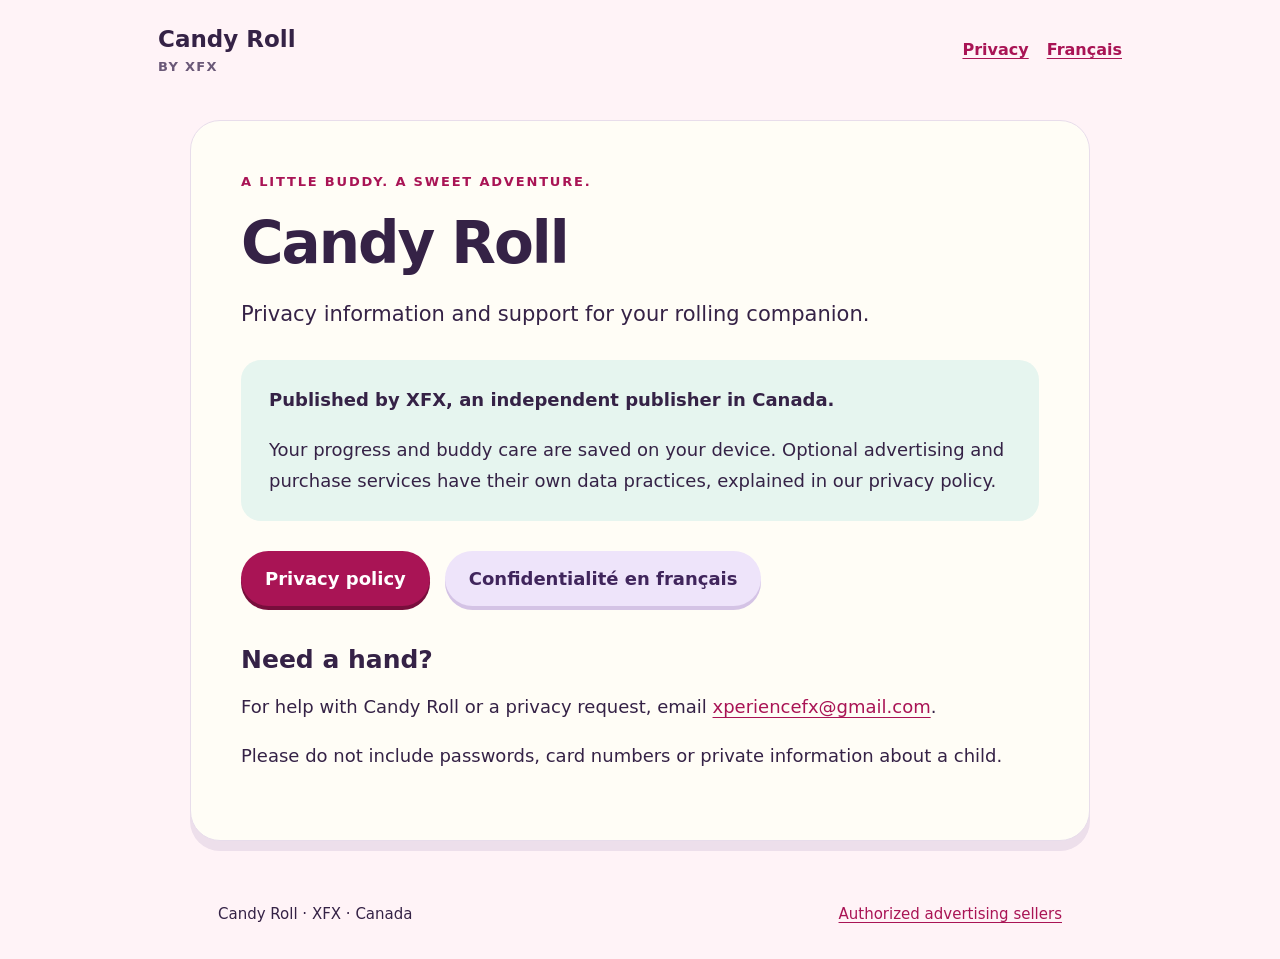
<file: index.html>
<!doctype html>
<html lang="en"><head><meta charset="utf-8"><meta name="viewport" content="width=device-width, initial-scale=1"><title>Candy Roll — Privacy &amp; support</title><meta name="description" content="Official Candy Roll privacy information and support contact. Published by XFX in Canada."><link rel="stylesheet" href="/style.css"><link rel="canonical" href="https://darko97400.github.io/"></head><body>
<a class="skip" href="#content">Skip to content</a><header class="nav"><a class="brand" href="/">Candy Roll<span>by XFX</span></a><nav aria-label="Navigation"><a href="/privacy/">Privacy</a><a href="/privacy/fr/" lang="fr">Français</a></nav></header>
<main id="content"><p class="eyebrow">A little buddy. A sweet adventure.</p><h1>Candy Roll</h1><p class="intro">Privacy information and support for your rolling companion.</p><div class="summary"><p><strong>Published by XFX, an independent publisher in Canada.</strong></p><p>Your progress and buddy care are saved on your device. Optional advertising and purchase services have their own data practices, explained in our privacy policy.</p></div><div class="actions"><a class="button" href="/privacy/">Privacy policy</a><a class="button secondary" href="/privacy/fr/" lang="fr">Confidentialité en français</a></div><h2>Need a hand?</h2><p>For help with Candy Roll or a privacy request, email <a href="mailto:xperiencefx@gmail.com?subject=Candy%20Roll%20support">xperiencefx@gmail.com</a>.</p><p>Please do not include passwords, card numbers or private information about a child.</p></main><footer><span>Candy Roll · XFX · Canada</span><a href="/app-ads.txt">Authorized advertising sellers</a></footer></body></html>
</file>
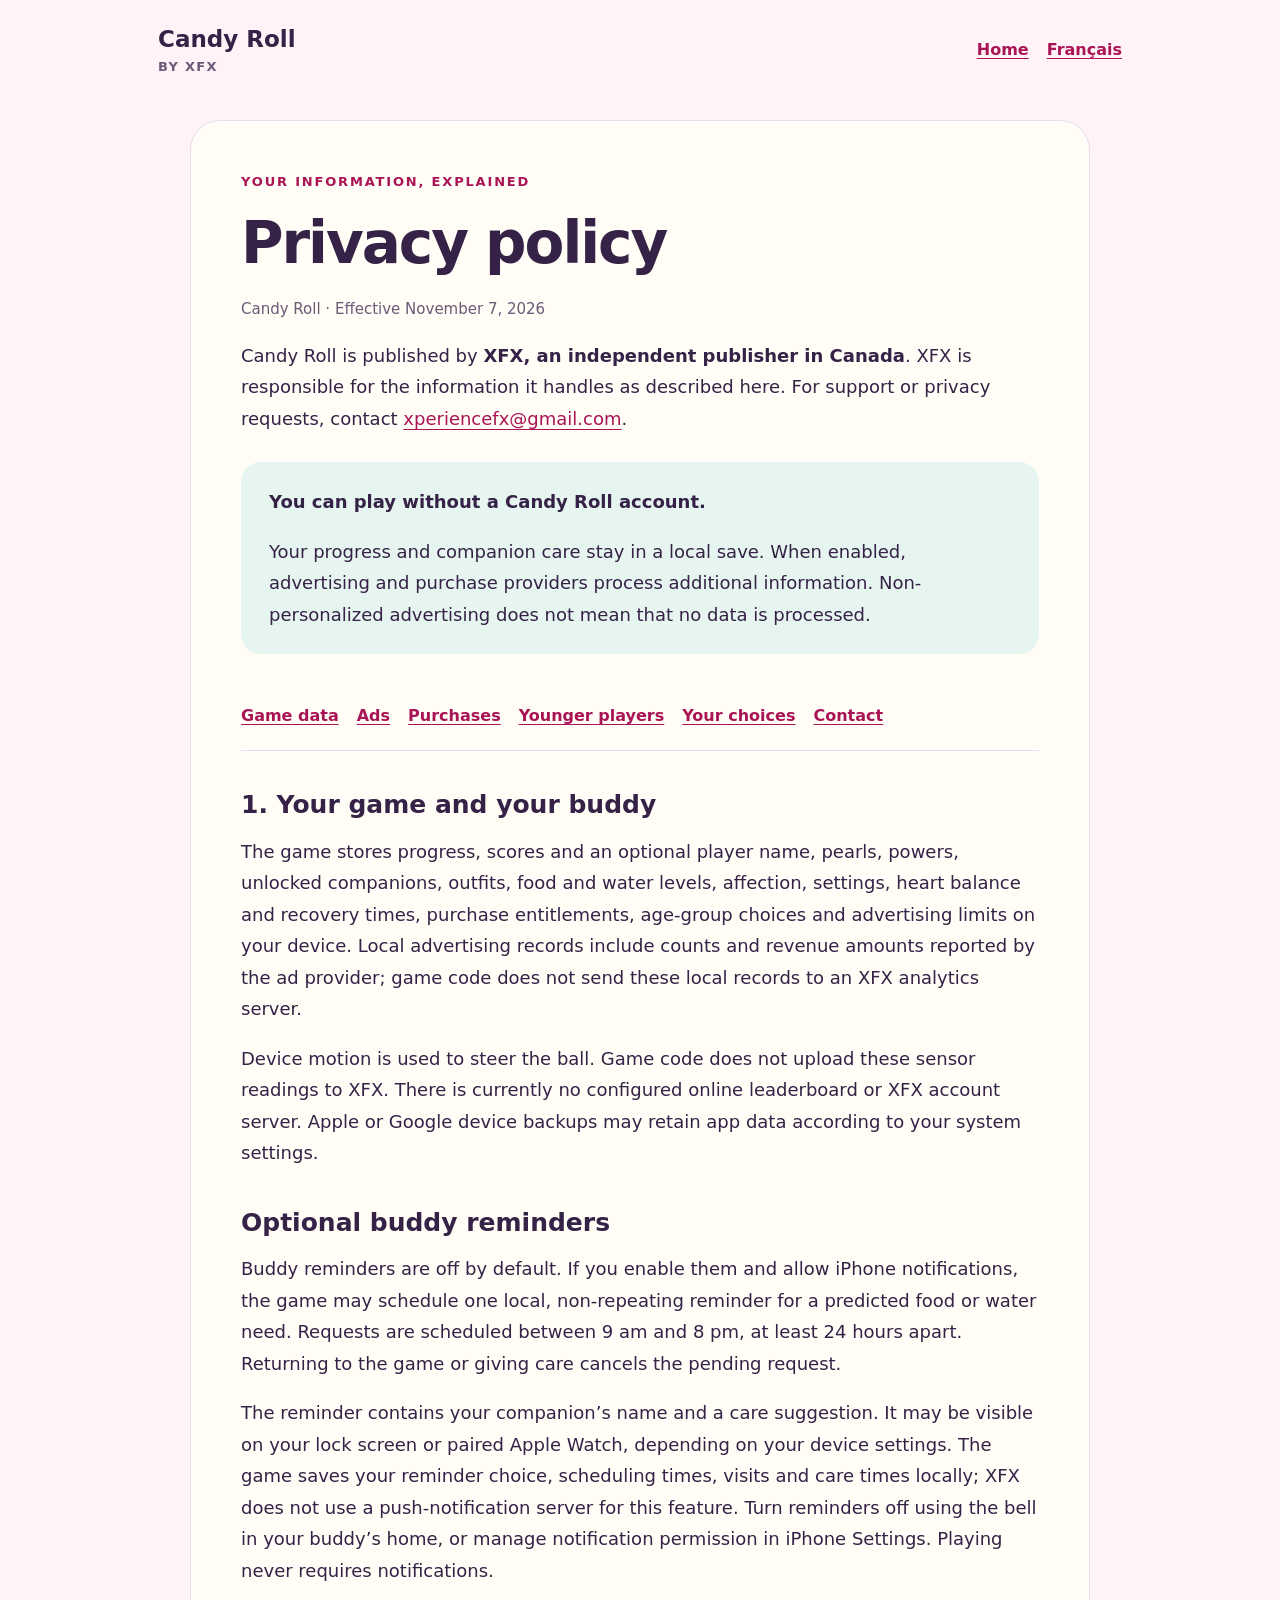
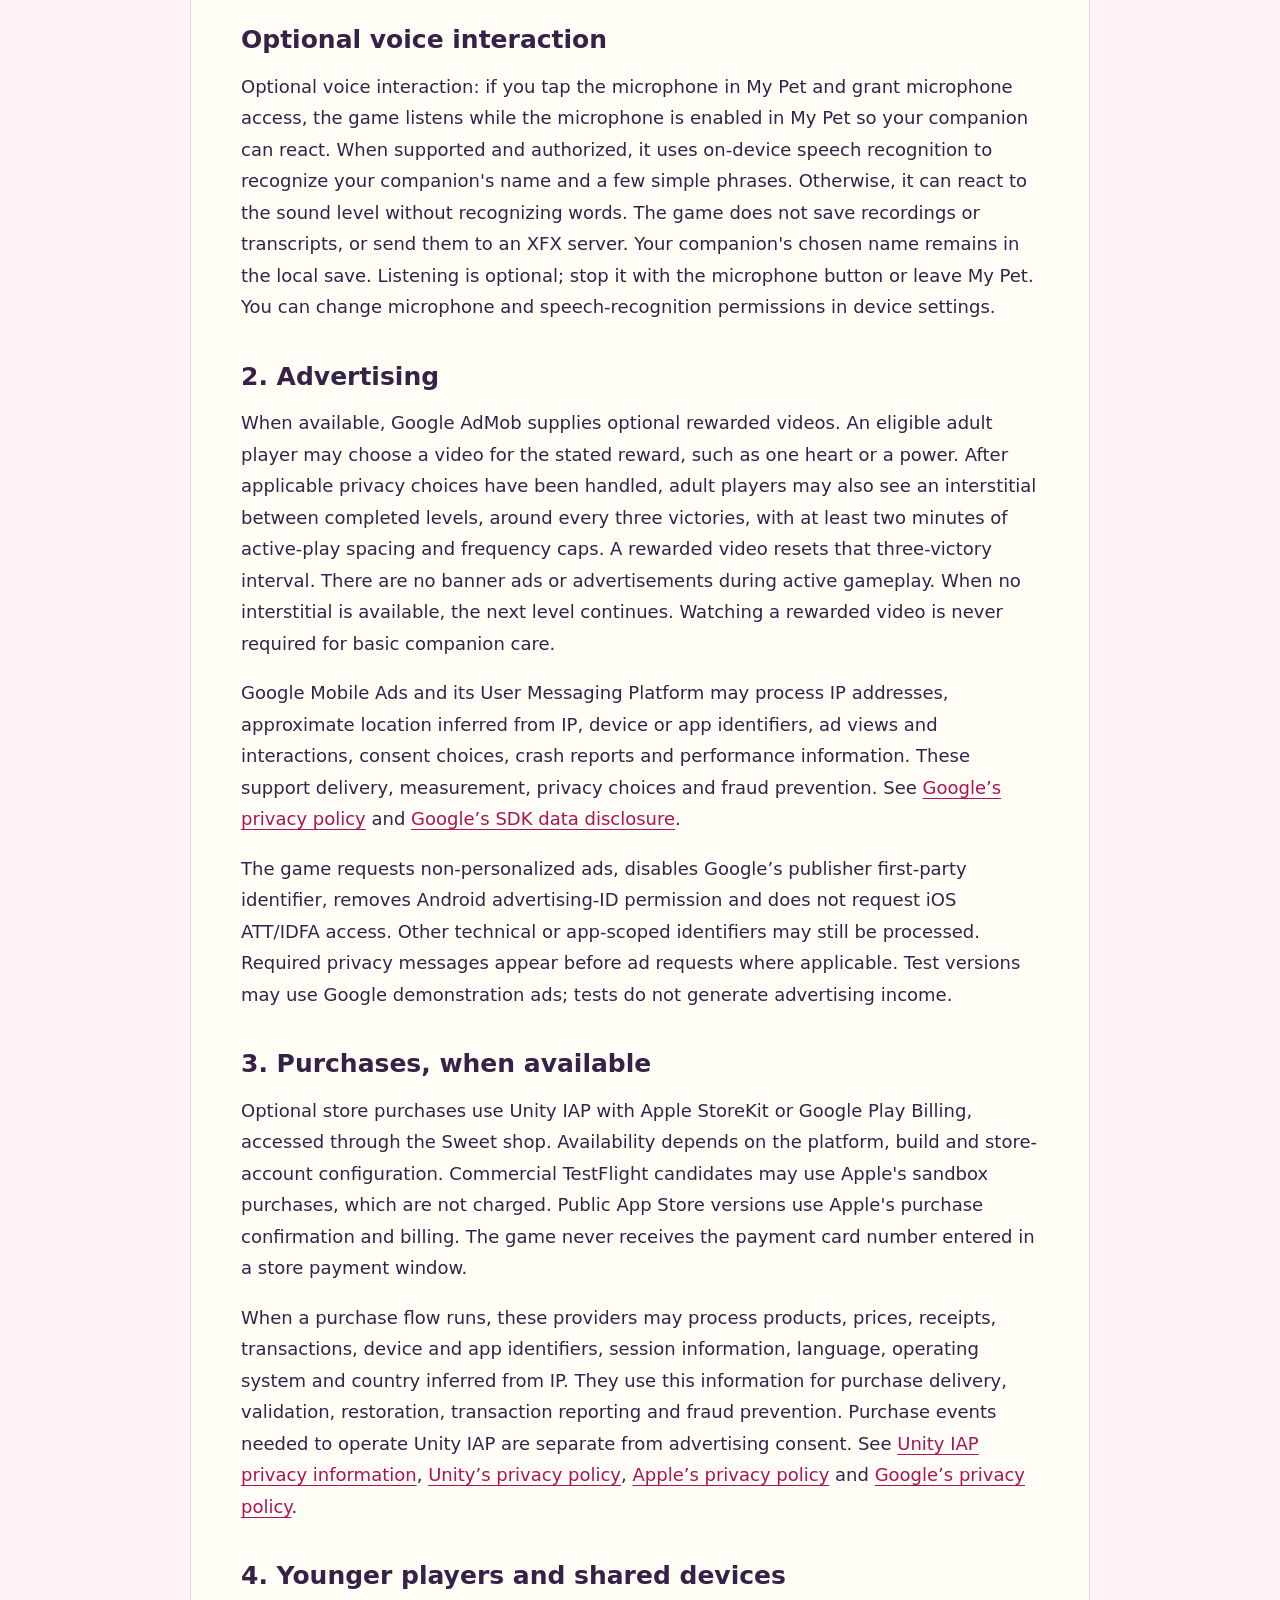
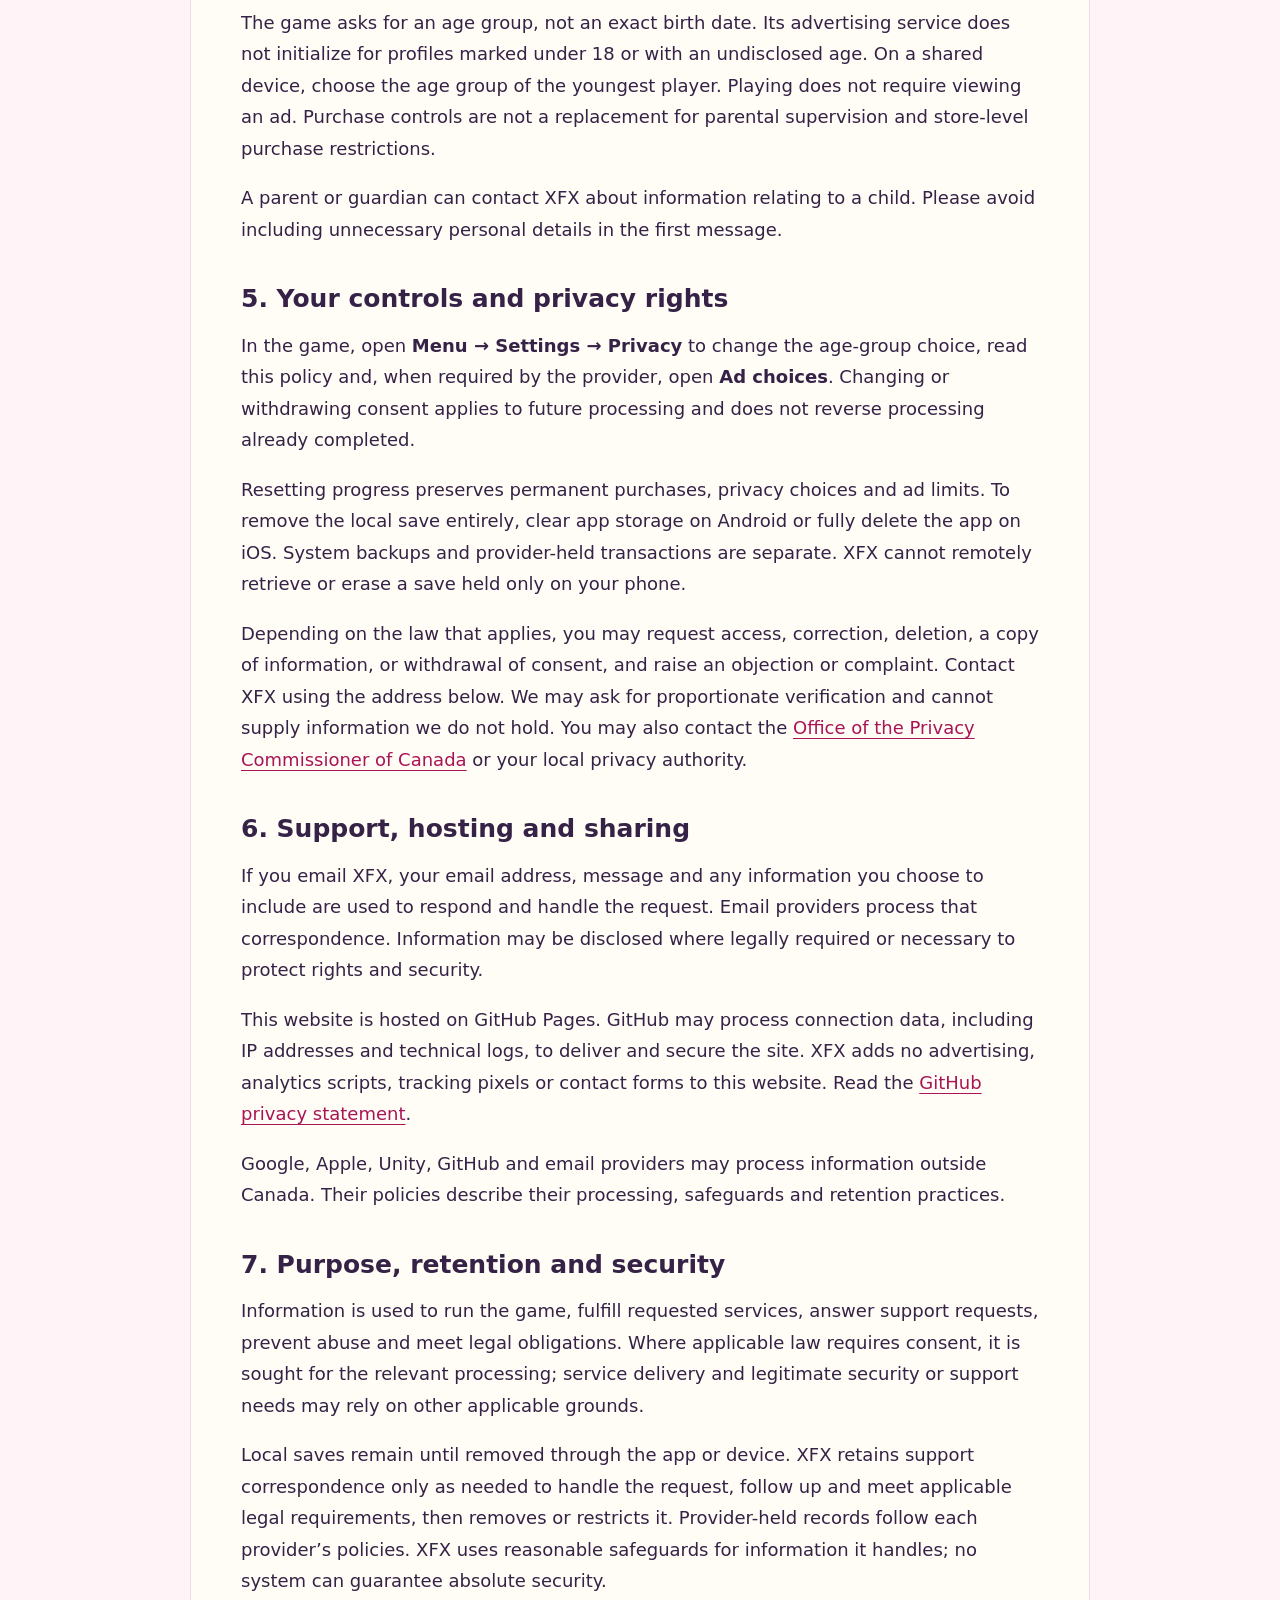
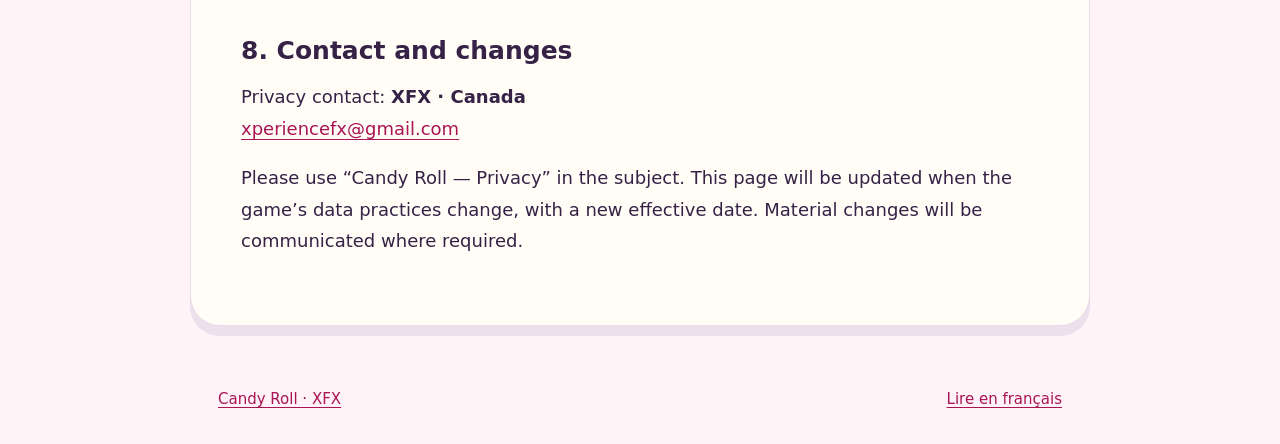
<file: privacy/index.html>
<!doctype html>
<html lang="en"><head><meta charset="utf-8"><meta name="viewport" content="width=device-width, initial-scale=1"><title>Privacy policy — Candy Roll</title><meta name="description" content="Candy Roll privacy policy: local game data, buddy care, Google AdMob advertising, purchases and your choices."><link rel="stylesheet" href="/style.css"><link rel="canonical" href="https://darko97400.github.io/privacy/"><link rel="alternate" hreflang="fr" href="https://darko97400.github.io/privacy/fr/"><link rel="alternate" hreflang="en" href="https://darko97400.github.io/privacy/"></head><body>
<a class="skip" href="#content">Skip to content</a><header class="nav"><a class="brand" href="/">Candy Roll<span>by XFX</span></a><nav aria-label="Navigation"><a href="/">Home</a><a href="/privacy/fr/" lang="fr">Français</a></nav></header>
<main id="content"><p class="eyebrow">Your information, explained</p><h1>Privacy policy</h1><p class="meta">Candy Roll · Effective November 7, 2026</p><p>Candy Roll is published by <strong>XFX, an independent publisher in Canada</strong>. XFX is responsible for the information it handles as described here. For support or privacy requests, contact <a href="mailto:xperiencefx@gmail.com?subject=Candy%20Roll%20privacy">xperiencefx@gmail.com</a>.</p>
<div class="summary"><p><strong>You can play without a Candy Roll account.</strong></p><p>Your progress and companion care stay in a local save. When enabled, advertising and purchase providers process additional information. Non-personalized advertising does not mean that no data is processed.</p></div>
<nav class="contents" aria-label="Policy contents"><a href="#game">Game data</a><a href="#ads">Ads</a><a href="#purchases">Purchases</a><a href="#children">Younger players</a><a href="#choices">Your choices</a><a href="#contact">Contact</a></nav>
<section id="game"><h2>1. Your game and your buddy</h2><p>The game stores progress, scores and an optional player name, pearls, powers, unlocked companions, outfits, food and water levels, affection, settings, heart balance and recovery times, purchase entitlements, age-group choices and advertising limits on your device. Local advertising records include counts and revenue amounts reported by the ad provider; game code does not send these local records to an XFX analytics server.</p><p>Device motion is used to steer the ball. Game code does not upload these sensor readings to XFX. There is currently no configured online leaderboard or XFX account server. Apple or Google device backups may retain app data according to your system settings.</p></section>
<section id="reminders"><h2>Optional buddy reminders</h2><p>Buddy reminders are off by default. If you enable them and allow iPhone notifications, the game may schedule one local, non-repeating reminder for a predicted food or water need. Requests are scheduled between 9 am and 8 pm, at least 24 hours apart. Returning to the game or giving care cancels the pending request.</p><p>The reminder contains your companion’s name and a care suggestion. It may be visible on your lock screen or paired Apple Watch, depending on your device settings. The game saves your reminder choice, scheduling times, visits and care times locally; XFX does not use a push-notification server for this feature. Turn reminders off using the bell in your buddy’s home, or manage notification permission in iPhone Settings. Playing never requires notifications.</p></section>
<section id="voice"><h2>Optional voice interaction</h2><p>Optional voice interaction: if you tap the microphone in My Pet and grant microphone access, the game listens while the microphone is enabled in My Pet so your companion can react. When supported and authorized, it uses on-device speech recognition to recognize your companion's name and a few simple phrases. Otherwise, it can react to the sound level without recognizing words. The game does not save recordings or transcripts, or send them to an XFX server. Your companion's chosen name remains in the local save. Listening is optional; stop it with the microphone button or leave My Pet. You can change microphone and speech-recognition permissions in device settings.</p></section>
<section id="ads"><h2>2. Advertising</h2><p>When available, Google AdMob supplies optional rewarded videos. An eligible adult player may choose a video for the stated reward, such as one heart or a power. After applicable privacy choices have been handled, adult players may also see an interstitial between completed levels, around every three victories, with at least two minutes of active-play spacing and frequency caps. A rewarded video resets that three-victory interval. There are no banner ads or advertisements during active gameplay. When no interstitial is available, the next level continues. Watching a rewarded video is never required for basic companion care.</p><p>Google Mobile Ads and its User Messaging Platform may process IP addresses, approximate location inferred from IP, device or app identifiers, ad views and interactions, consent choices, crash reports and performance information. These support delivery, measurement, privacy choices and fraud prevention. See <a href="https://policies.google.com/privacy">Google’s privacy policy</a> and <a href="https://developers.google.com/admob/unity/privacy/data-disclosure">Google’s SDK data disclosure</a>.</p><p>The game requests non-personalized ads, disables Google’s publisher first-party identifier, removes Android advertising-ID permission and does not request iOS ATT/IDFA access. Other technical or app-scoped identifiers may still be processed. Required privacy messages appear before ad requests where applicable. Test versions may use Google demonstration ads; tests do not generate advertising income.</p></section>
<section id="purchases"><h2>3. Purchases, when available</h2><p>Optional store purchases use Unity IAP with Apple StoreKit or Google Play Billing, accessed through the Sweet shop. Availability depends on the platform, build and store-account configuration. Commercial TestFlight candidates may use Apple's sandbox purchases, which are not charged. Public App Store versions use Apple's purchase confirmation and billing. The game never receives the payment card number entered in a store payment window.</p><p>When a purchase flow runs, these providers may process products, prices, receipts, transactions, device and app identifiers, session information, language, operating system and country inferred from IP. They use this information for purchase delivery, validation, restoration, transaction reporting and fraud prevention. Purchase events needed to operate Unity IAP are separate from advertising consent. See <a href="https://docs.unity.com/en-us/iap/privacy-and-consent/overview">Unity IAP privacy information</a>, <a href="https://unity.com/legal/game-player-and-app-user-privacy-policy">Unity’s privacy policy</a>, <a href="https://www.apple.com/legal/privacy/">Apple’s privacy policy</a> and <a href="https://policies.google.com/privacy">Google’s privacy policy</a>.</p></section>
<section id="children"><h2>4. Younger players and shared devices</h2><p>The game asks for an age group, not an exact birth date. Its advertising service does not initialize for profiles marked under 18 or with an undisclosed age. On a shared device, choose the age group of the youngest player. Playing does not require viewing an ad. Purchase controls are not a replacement for parental supervision and store-level purchase restrictions.</p><p>A parent or guardian can contact XFX about information relating to a child. Please avoid including unnecessary personal details in the first message.</p></section>
<section id="choices"><h2>5. Your controls and privacy rights</h2><p>In the game, open <strong>Menu → Settings → Privacy</strong> to change the age-group choice, read this policy and, when required by the provider, open <strong>Ad choices</strong>. Changing or withdrawing consent applies to future processing and does not reverse processing already completed.</p><p>Resetting progress preserves permanent purchases, privacy choices and ad limits. To remove the local save entirely, clear app storage on Android or fully delete the app on iOS. System backups and provider-held transactions are separate. XFX cannot remotely retrieve or erase a save held only on your phone.</p><p>Depending on the law that applies, you may request access, correction, deletion, a copy of information, or withdrawal of consent, and raise an objection or complaint. Contact XFX using the address below. We may ask for proportionate verification and cannot supply information we do not hold. You may also contact the <a href="https://www.priv.gc.ca/en/">Office of the Privacy Commissioner of Canada</a> or your local privacy authority.</p></section>
<section><h2>6. Support, hosting and sharing</h2><p>If you email XFX, your email address, message and any information you choose to include are used to respond and handle the request. Email providers process that correspondence. Information may be disclosed where legally required or necessary to protect rights and security.</p><p>This website is hosted on GitHub Pages. GitHub may process connection data, including IP addresses and technical logs, to deliver and secure the site. XFX adds no advertising, analytics scripts, tracking pixels or contact forms to this website. Read the <a href="https://docs.github.com/en/site-policy/privacy-policies/github-general-privacy-statement">GitHub privacy statement</a>.</p><p>Google, Apple, Unity, GitHub and email providers may process information outside Canada. Their policies describe their processing, safeguards and retention practices.</p></section>
<section><h2>7. Purpose, retention and security</h2><p>Information is used to run the game, fulfill requested services, answer support requests, prevent abuse and meet legal obligations. Where applicable law requires consent, it is sought for the relevant processing; service delivery and legitimate security or support needs may rely on other applicable grounds.</p><p>Local saves remain until removed through the app or device. XFX retains support correspondence only as needed to handle the request, follow up and meet applicable legal requirements, then removes or restricts it. Provider-held records follow each provider’s policies. XFX uses reasonable safeguards for information it handles; no system can guarantee absolute security.</p></section>
<section id="contact"><h2>8. Contact and changes</h2><p>Privacy contact: <strong>XFX · Canada</strong><br><a href="mailto:xperiencefx@gmail.com?subject=Candy%20Roll%20privacy%20request">xperiencefx@gmail.com</a></p><p>Please use “Candy Roll — Privacy” in the subject. This page will be updated when the game’s data practices change, with a new effective date. Material changes will be communicated where required.</p></section>
</main><footer><a href="/">Candy Roll · XFX</a><a href="/privacy/fr/" lang="fr">Lire en français</a></footer></body></html>
</file>
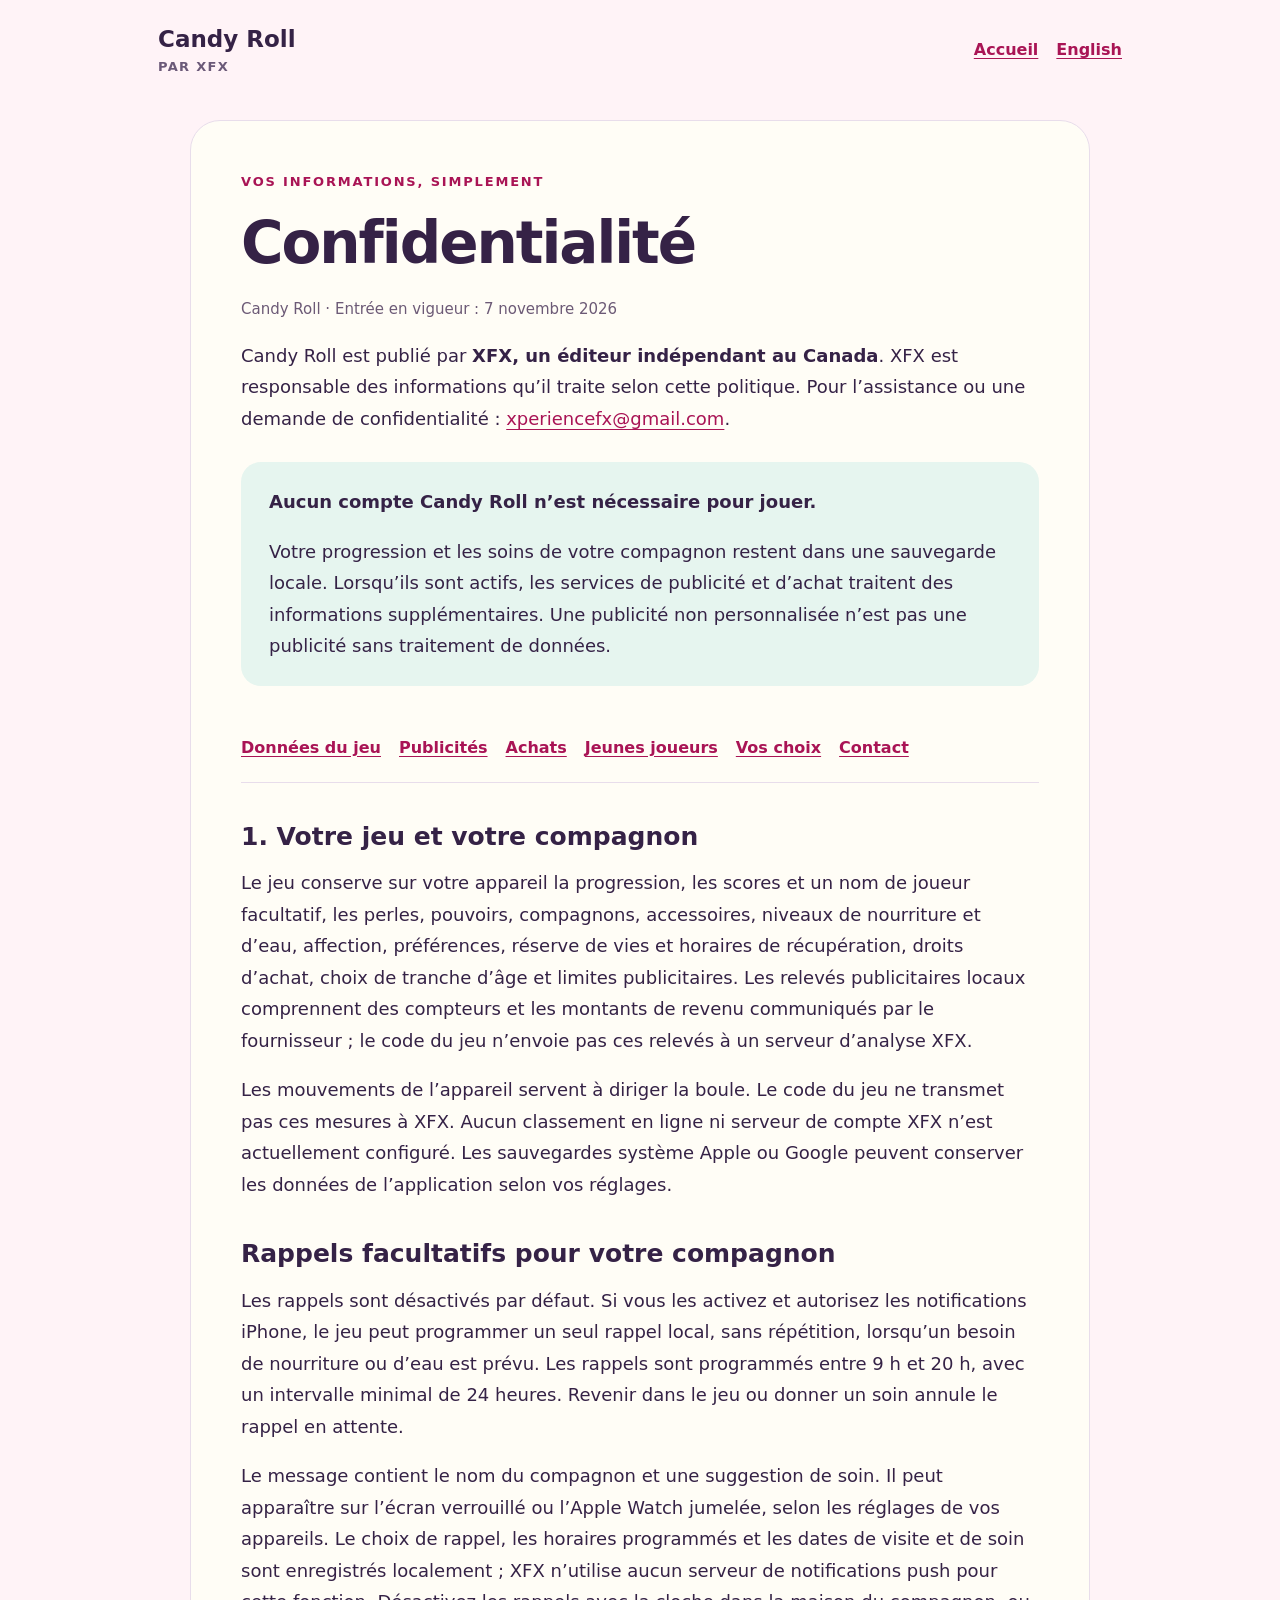
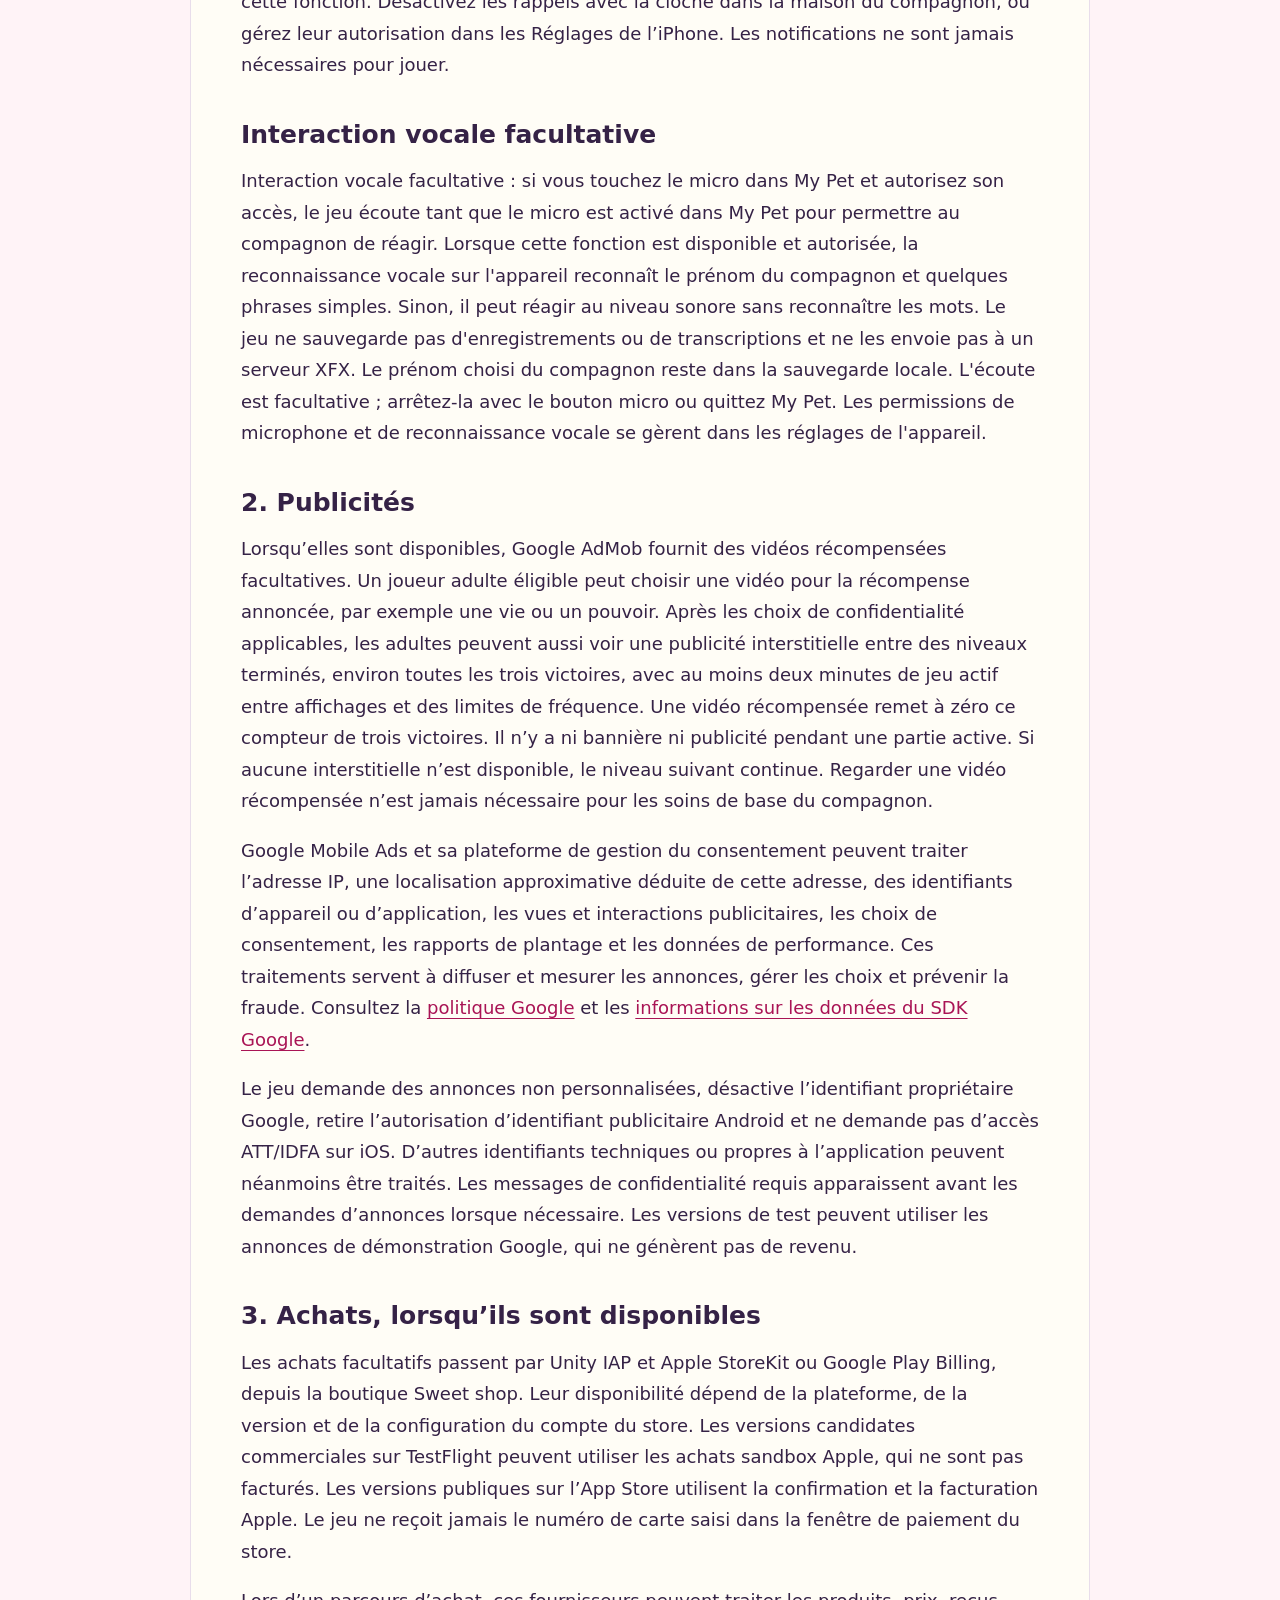
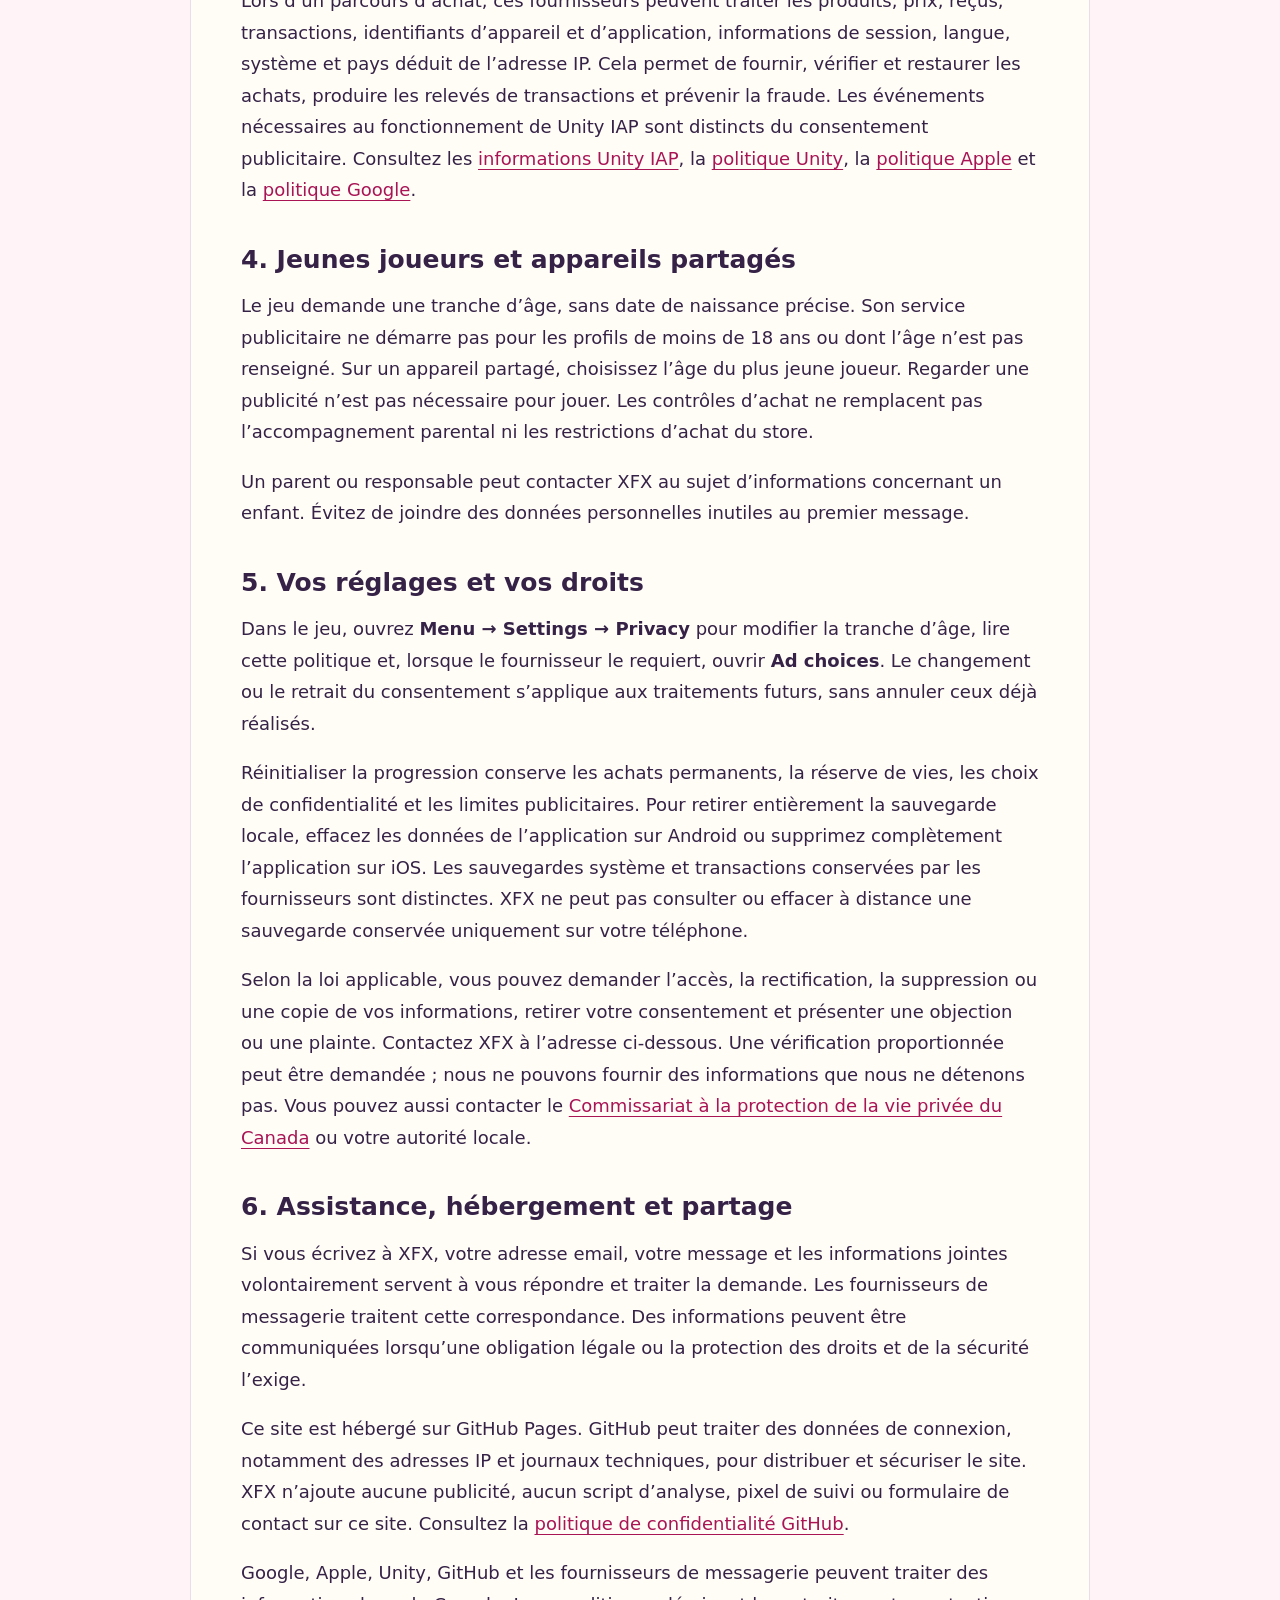
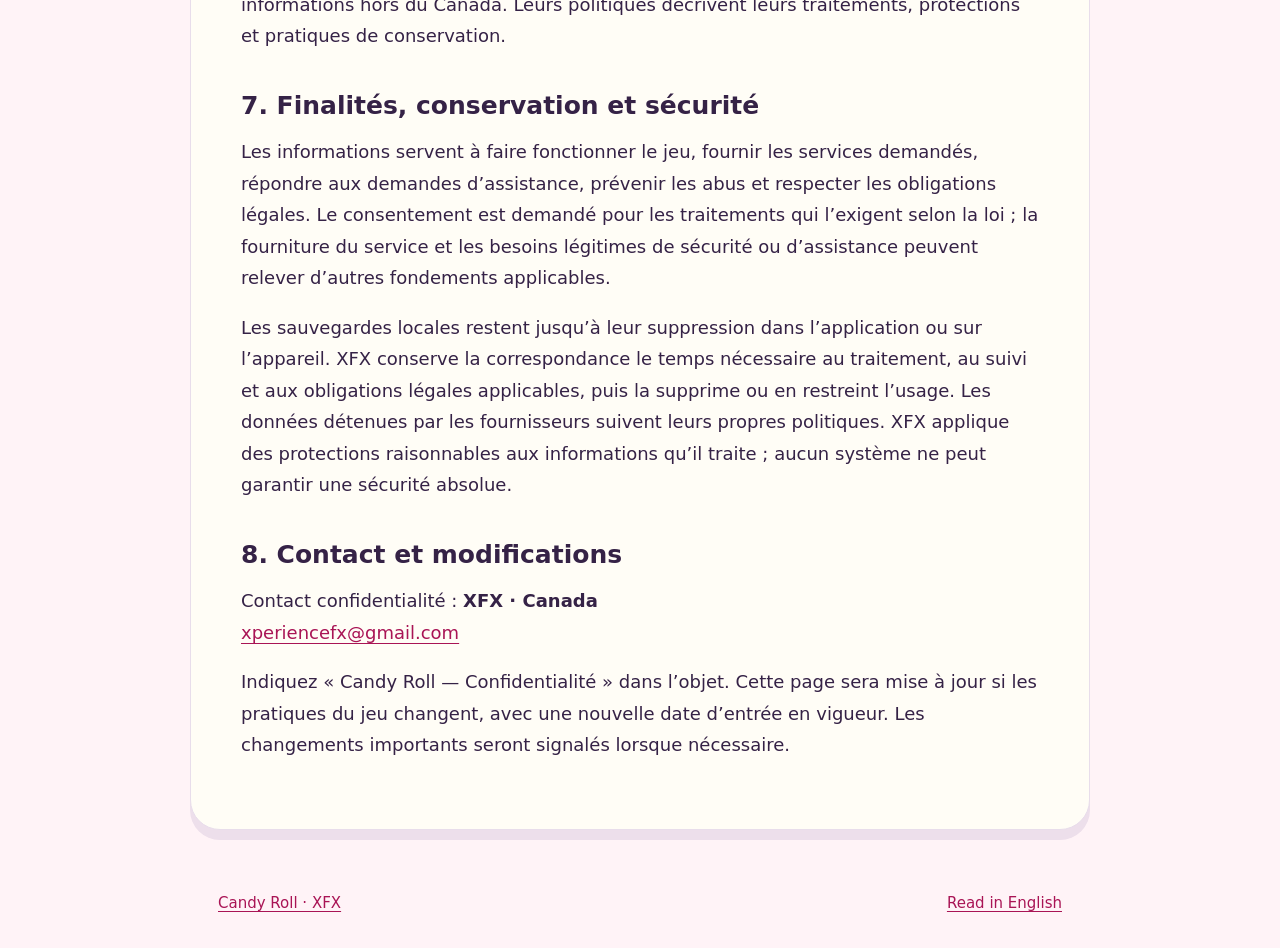
<file: privacy/fr/index.html>
<!doctype html>
<html lang="fr"><head><meta charset="utf-8"><meta name="viewport" content="width=device-width, initial-scale=1"><title>Confidentialité — Candy Roll</title><meta name="description" content="Politique de confidentialité Candy Roll : sauvegardes, compagnon, publicités Google AdMob, achats et gestion de vos données."><link rel="stylesheet" href="/style.css"><link rel="canonical" href="https://darko97400.github.io/privacy/fr/"><link rel="alternate" hreflang="en" href="https://darko97400.github.io/privacy/"><link rel="alternate" hreflang="fr" href="https://darko97400.github.io/privacy/fr/"></head><body>
<a class="skip" href="#content">Aller au contenu</a><header class="nav"><a class="brand" href="/">Candy Roll<span>par XFX</span></a><nav aria-label="Navigation"><a href="/">Accueil</a><a href="/privacy/" lang="en">English</a></nav></header>
<main id="content"><p class="eyebrow">Vos informations, simplement</p><h1>Confidentialité</h1><p class="meta">Candy Roll · Entrée en vigueur : 7 novembre 2026</p><p>Candy Roll est publié par <strong>XFX, un éditeur indépendant au Canada</strong>. XFX est responsable des informations qu’il traite selon cette politique. Pour l’assistance ou une demande de confidentialité : <a href="mailto:xperiencefx@gmail.com?subject=Candy%20Roll%20confidentialit%C3%A9">xperiencefx@gmail.com</a>.</p>
<div class="summary"><p><strong>Aucun compte Candy Roll n’est nécessaire pour jouer.</strong></p><p>Votre progression et les soins de votre compagnon restent dans une sauvegarde locale. Lorsqu’ils sont actifs, les services de publicité et d’achat traitent des informations supplémentaires. Une publicité non personnalisée n’est pas une publicité sans traitement de données.</p></div>
<nav class="contents" aria-label="Sommaire"><a href="#game">Données du jeu</a><a href="#ads">Publicités</a><a href="#purchases">Achats</a><a href="#children">Jeunes joueurs</a><a href="#choices">Vos choix</a><a href="#contact">Contact</a></nav>
<section id="game"><h2>1. Votre jeu et votre compagnon</h2><p>Le jeu conserve sur votre appareil la progression, les scores et un nom de joueur facultatif, les perles, pouvoirs, compagnons, accessoires, niveaux de nourriture et d’eau, affection, préférences, réserve de vies et horaires de récupération, droits d’achat, choix de tranche d’âge et limites publicitaires. Les relevés publicitaires locaux comprennent des compteurs et les montants de revenu communiqués par le fournisseur ; le code du jeu n’envoie pas ces relevés à un serveur d’analyse XFX.</p><p>Les mouvements de l’appareil servent à diriger la boule. Le code du jeu ne transmet pas ces mesures à XFX. Aucun classement en ligne ni serveur de compte XFX n’est actuellement configuré. Les sauvegardes système Apple ou Google peuvent conserver les données de l’application selon vos réglages.</p></section>
<section id="reminders"><h2>Rappels facultatifs pour votre compagnon</h2><p>Les rappels sont désactivés par défaut. Si vous les activez et autorisez les notifications iPhone, le jeu peut programmer un seul rappel local, sans répétition, lorsqu’un besoin de nourriture ou d’eau est prévu. Les rappels sont programmés entre 9 h et 20 h, avec un intervalle minimal de 24 heures. Revenir dans le jeu ou donner un soin annule le rappel en attente.</p><p>Le message contient le nom du compagnon et une suggestion de soin. Il peut apparaître sur l’écran verrouillé ou l’Apple Watch jumelée, selon les réglages de vos appareils. Le choix de rappel, les horaires programmés et les dates de visite et de soin sont enregistrés localement ; XFX n’utilise aucun serveur de notifications push pour cette fonction. Désactivez les rappels avec la cloche dans la maison du compagnon, ou gérez leur autorisation dans les Réglages de l’iPhone. Les notifications ne sont jamais nécessaires pour jouer.</p></section>
<section id="voice"><h2>Interaction vocale facultative</h2><p>Interaction vocale facultative : si vous touchez le micro dans My Pet et autorisez son accès, le jeu écoute tant que le micro est activé dans My Pet pour permettre au compagnon de réagir. Lorsque cette fonction est disponible et autorisée, la reconnaissance vocale sur l'appareil reconnaît le prénom du compagnon et quelques phrases simples. Sinon, il peut réagir au niveau sonore sans reconnaître les mots. Le jeu ne sauvegarde pas d'enregistrements ou de transcriptions et ne les envoie pas à un serveur XFX. Le prénom choisi du compagnon reste dans la sauvegarde locale. L'écoute est facultative ; arrêtez-la avec le bouton micro ou quittez My Pet. Les permissions de microphone et de reconnaissance vocale se gèrent dans les réglages de l'appareil.</p></section>
<section id="ads"><h2>2. Publicités</h2><p>Lorsqu’elles sont disponibles, Google AdMob fournit des vidéos récompensées facultatives. Un joueur adulte éligible peut choisir une vidéo pour la récompense annoncée, par exemple une vie ou un pouvoir. Après les choix de confidentialité applicables, les adultes peuvent aussi voir une publicité interstitielle entre des niveaux terminés, environ toutes les trois victoires, avec au moins deux minutes de jeu actif entre affichages et des limites de fréquence. Une vidéo récompensée remet à zéro ce compteur de trois victoires. Il n’y a ni bannière ni publicité pendant une partie active. Si aucune interstitielle n’est disponible, le niveau suivant continue. Regarder une vidéo récompensée n’est jamais nécessaire pour les soins de base du compagnon.</p><p>Google Mobile Ads et sa plateforme de gestion du consentement peuvent traiter l’adresse IP, une localisation approximative déduite de cette adresse, des identifiants d’appareil ou d’application, les vues et interactions publicitaires, les choix de consentement, les rapports de plantage et les données de performance. Ces traitements servent à diffuser et mesurer les annonces, gérer les choix et prévenir la fraude. Consultez la <a href="https://policies.google.com/privacy?hl=fr">politique Google</a> et les <a href="https://developers.google.com/admob/unity/privacy/data-disclosure">informations sur les données du SDK Google</a>.</p><p>Le jeu demande des annonces non personnalisées, désactive l’identifiant propriétaire Google, retire l’autorisation d’identifiant publicitaire Android et ne demande pas d’accès ATT/IDFA sur iOS. D’autres identifiants techniques ou propres à l’application peuvent néanmoins être traités. Les messages de confidentialité requis apparaissent avant les demandes d’annonces lorsque nécessaire. Les versions de test peuvent utiliser les annonces de démonstration Google, qui ne génèrent pas de revenu.</p></section>
<section id="purchases"><h2>3. Achats, lorsqu’ils sont disponibles</h2><p>Les achats facultatifs passent par Unity IAP et Apple StoreKit ou Google Play Billing, depuis la boutique Sweet shop. Leur disponibilité dépend de la plateforme, de la version et de la configuration du compte du store. Les versions candidates commerciales sur TestFlight peuvent utiliser les achats sandbox Apple, qui ne sont pas facturés. Les versions publiques sur l’App Store utilisent la confirmation et la facturation Apple. Le jeu ne reçoit jamais le numéro de carte saisi dans la fenêtre de paiement du store.</p><p>Lors d’un parcours d’achat, ces fournisseurs peuvent traiter les produits, prix, reçus, transactions, identifiants d’appareil et d’application, informations de session, langue, système et pays déduit de l’adresse IP. Cela permet de fournir, vérifier et restaurer les achats, produire les relevés de transactions et prévenir la fraude. Les événements nécessaires au fonctionnement de Unity IAP sont distincts du consentement publicitaire. Consultez les <a href="https://docs.unity.com/en-us/iap/privacy-and-consent/overview">informations Unity IAP</a>, la <a href="https://unity.com/legal/game-player-and-app-user-privacy-policy">politique Unity</a>, la <a href="https://www.apple.com/legal/privacy/">politique Apple</a> et la <a href="https://policies.google.com/privacy?hl=fr">politique Google</a>.</p></section>
<section id="children"><h2>4. Jeunes joueurs et appareils partagés</h2><p>Le jeu demande une tranche d’âge, sans date de naissance précise. Son service publicitaire ne démarre pas pour les profils de moins de 18 ans ou dont l’âge n’est pas renseigné. Sur un appareil partagé, choisissez l’âge du plus jeune joueur. Regarder une publicité n’est pas nécessaire pour jouer. Les contrôles d’achat ne remplacent pas l’accompagnement parental ni les restrictions d’achat du store.</p><p>Un parent ou responsable peut contacter XFX au sujet d’informations concernant un enfant. Évitez de joindre des données personnelles inutiles au premier message.</p></section>
<section id="choices"><h2>5. Vos réglages et vos droits</h2><p>Dans le jeu, ouvrez <strong>Menu → Settings → Privacy</strong> pour modifier la tranche d’âge, lire cette politique et, lorsque le fournisseur le requiert, ouvrir <strong>Ad choices</strong>. Le changement ou le retrait du consentement s’applique aux traitements futurs, sans annuler ceux déjà réalisés.</p><p>Réinitialiser la progression conserve les achats permanents, la réserve de vies, les choix de confidentialité et les limites publicitaires. Pour retirer entièrement la sauvegarde locale, effacez les données de l’application sur Android ou supprimez complètement l’application sur iOS. Les sauvegardes système et transactions conservées par les fournisseurs sont distinctes. XFX ne peut pas consulter ou effacer à distance une sauvegarde conservée uniquement sur votre téléphone.</p><p>Selon la loi applicable, vous pouvez demander l’accès, la rectification, la suppression ou une copie de vos informations, retirer votre consentement et présenter une objection ou une plainte. Contactez XFX à l’adresse ci-dessous. Une vérification proportionnée peut être demandée ; nous ne pouvons fournir des informations que nous ne détenons pas. Vous pouvez aussi contacter le <a href="https://www.priv.gc.ca/fr/">Commissariat à la protection de la vie privée du Canada</a> ou votre autorité locale.</p></section>
<section><h2>6. Assistance, hébergement et partage</h2><p>Si vous écrivez à XFX, votre adresse email, votre message et les informations jointes volontairement servent à vous répondre et traiter la demande. Les fournisseurs de messagerie traitent cette correspondance. Des informations peuvent être communiquées lorsqu’une obligation légale ou la protection des droits et de la sécurité l’exige.</p><p>Ce site est hébergé sur GitHub Pages. GitHub peut traiter des données de connexion, notamment des adresses IP et journaux techniques, pour distribuer et sécuriser le site. XFX n’ajoute aucune publicité, aucun script d’analyse, pixel de suivi ou formulaire de contact sur ce site. Consultez la <a href="https://docs.github.com/en/site-policy/privacy-policies/github-general-privacy-statement">politique de confidentialité GitHub</a>.</p><p>Google, Apple, Unity, GitHub et les fournisseurs de messagerie peuvent traiter des informations hors du Canada. Leurs politiques décrivent leurs traitements, protections et pratiques de conservation.</p></section>
<section><h2>7. Finalités, conservation et sécurité</h2><p>Les informations servent à faire fonctionner le jeu, fournir les services demandés, répondre aux demandes d’assistance, prévenir les abus et respecter les obligations légales. Le consentement est demandé pour les traitements qui l’exigent selon la loi ; la fourniture du service et les besoins légitimes de sécurité ou d’assistance peuvent relever d’autres fondements applicables.</p><p>Les sauvegardes locales restent jusqu’à leur suppression dans l’application ou sur l’appareil. XFX conserve la correspondance le temps nécessaire au traitement, au suivi et aux obligations légales applicables, puis la supprime ou en restreint l’usage. Les données détenues par les fournisseurs suivent leurs propres politiques. XFX applique des protections raisonnables aux informations qu’il traite ; aucun système ne peut garantir une sécurité absolue.</p></section>
<section id="contact"><h2>8. Contact et modifications</h2><p>Contact confidentialité : <strong>XFX · Canada</strong><br><a href="mailto:xperiencefx@gmail.com?subject=Candy%20Roll%20confidentialit%C3%A9">xperiencefx@gmail.com</a></p><p>Indiquez « Candy Roll — Confidentialité » dans l’objet. Cette page sera mise à jour si les pratiques du jeu changent, avec une nouvelle date d’entrée en vigueur. Les changements importants seront signalés lorsque nécessaire.</p></section>
</main><footer><a href="/">Candy Roll · XFX</a><a href="/privacy/" lang="en">Read in English</a></footer></body></html>
</file>
<file: style.css>
:root{color-scheme:light;--ink:#352246;--berry:#a91455;--cream:#fffdf6;--line:#e8ddeb}*{box-sizing:border-box}html{scroll-behavior:smooth}body{margin:0;color:var(--ink);background:#fff3f7;font:18px/1.75 system-ui,-apple-system,BlinkMacSystemFont,"Segoe UI",sans-serif}a{color:var(--berry);text-underline-offset:.2em}a:hover{text-decoration-thickness:2px}a:focus-visible{outline:3px solid #563494;outline-offset:5px;border-radius:4px}.skip{position:absolute;top:-80px;left:20px;background:white;padding:10px;z-index:5}.skip:focus{top:10px}.nav{max-width:1020px;margin:auto;display:flex;align-items:center;justify-content:space-between;gap:16px;padding:25px 28px}.brand{color:var(--ink);font-weight:900;text-decoration:none;font-size:23px;line-height:1.25}.brand span{display:block;color:#6b5978;font-size:13px;letter-spacing:.1em;text-transform:uppercase;margin-top:5px}nav{display:flex;flex-wrap:wrap;gap:18px}nav a{font-size:16px;font-weight:650}main{max-width:900px;margin:20px auto 60px;padding:50px;background:var(--cream);border:1px solid var(--line);border-radius:30px;box-shadow:0 10px 0 #eddfeb}h1{font-size:clamp(38px,7vw,58px);line-height:1.1;letter-spacing:-.035em;margin:14px 0 20px}h2{font-size:25px;line-height:1.3;margin:38px 0 14px}p{margin:0 0 18px}.eyebrow{text-transform:uppercase;letter-spacing:.14em;font-size:13px;font-weight:800;color:var(--berry)}.meta{font-size:15px;color:#6c5a76}.intro{font-size:21px}.summary{background:#e6f5ef;border-radius:20px;padding:24px 28px;margin:28px 0}.summary p:last-child{margin-bottom:0}.contents{padding:20px 0;border-bottom:1px solid var(--line);margin-bottom:30px}.contents a{font-size:16px}.actions{display:flex;flex-wrap:wrap;gap:15px;margin:30px 0}.button{display:inline-flex;align-items:center;justify-content:center;min-height:52px;padding:12px 24px;border-radius:30px;background:var(--berry);color:white;text-decoration:none;font-weight:750;box-shadow:0 4px 0 #780e3c}.button.secondary{background:#eee4fa;color:#40255c;box-shadow:0 4px 0 #d4c3e5}footer{max-width:900px;margin:0 auto 32px;padding:0 28px;display:flex;flex-wrap:wrap;gap:12px 24px;justify-content:space-between;font-size:15px}li{margin-bottom:12px}ul{padding-left:24px}.note{border-left:4px solid #bca2d5;padding-left:20px;color:#5a4667}section{scroll-margin-top:24px}@media(max-width:640px){body{font-size:17px}.nav{padding:20px;align-items:flex-start}.nav nav{gap:14px}main{margin:8px 12px 40px;padding:30px 22px;border-radius:24px}h2{font-size:23px}.summary{padding:20px}.intro{font-size:19px}.actions{flex-direction:column}footer{padding:0 24px}.contents{gap:14px}}@media(prefers-reduced-motion:reduce){html{scroll-behavior:auto}}@media print{body{background:white}main{border:0;box-shadow:none;margin:0;padding:0;max-width:none}.nav,.skip,.contents,footer{display:none}a{color:inherit}h2{break-after:avoid}section{break-inside:avoid}}
</file>
